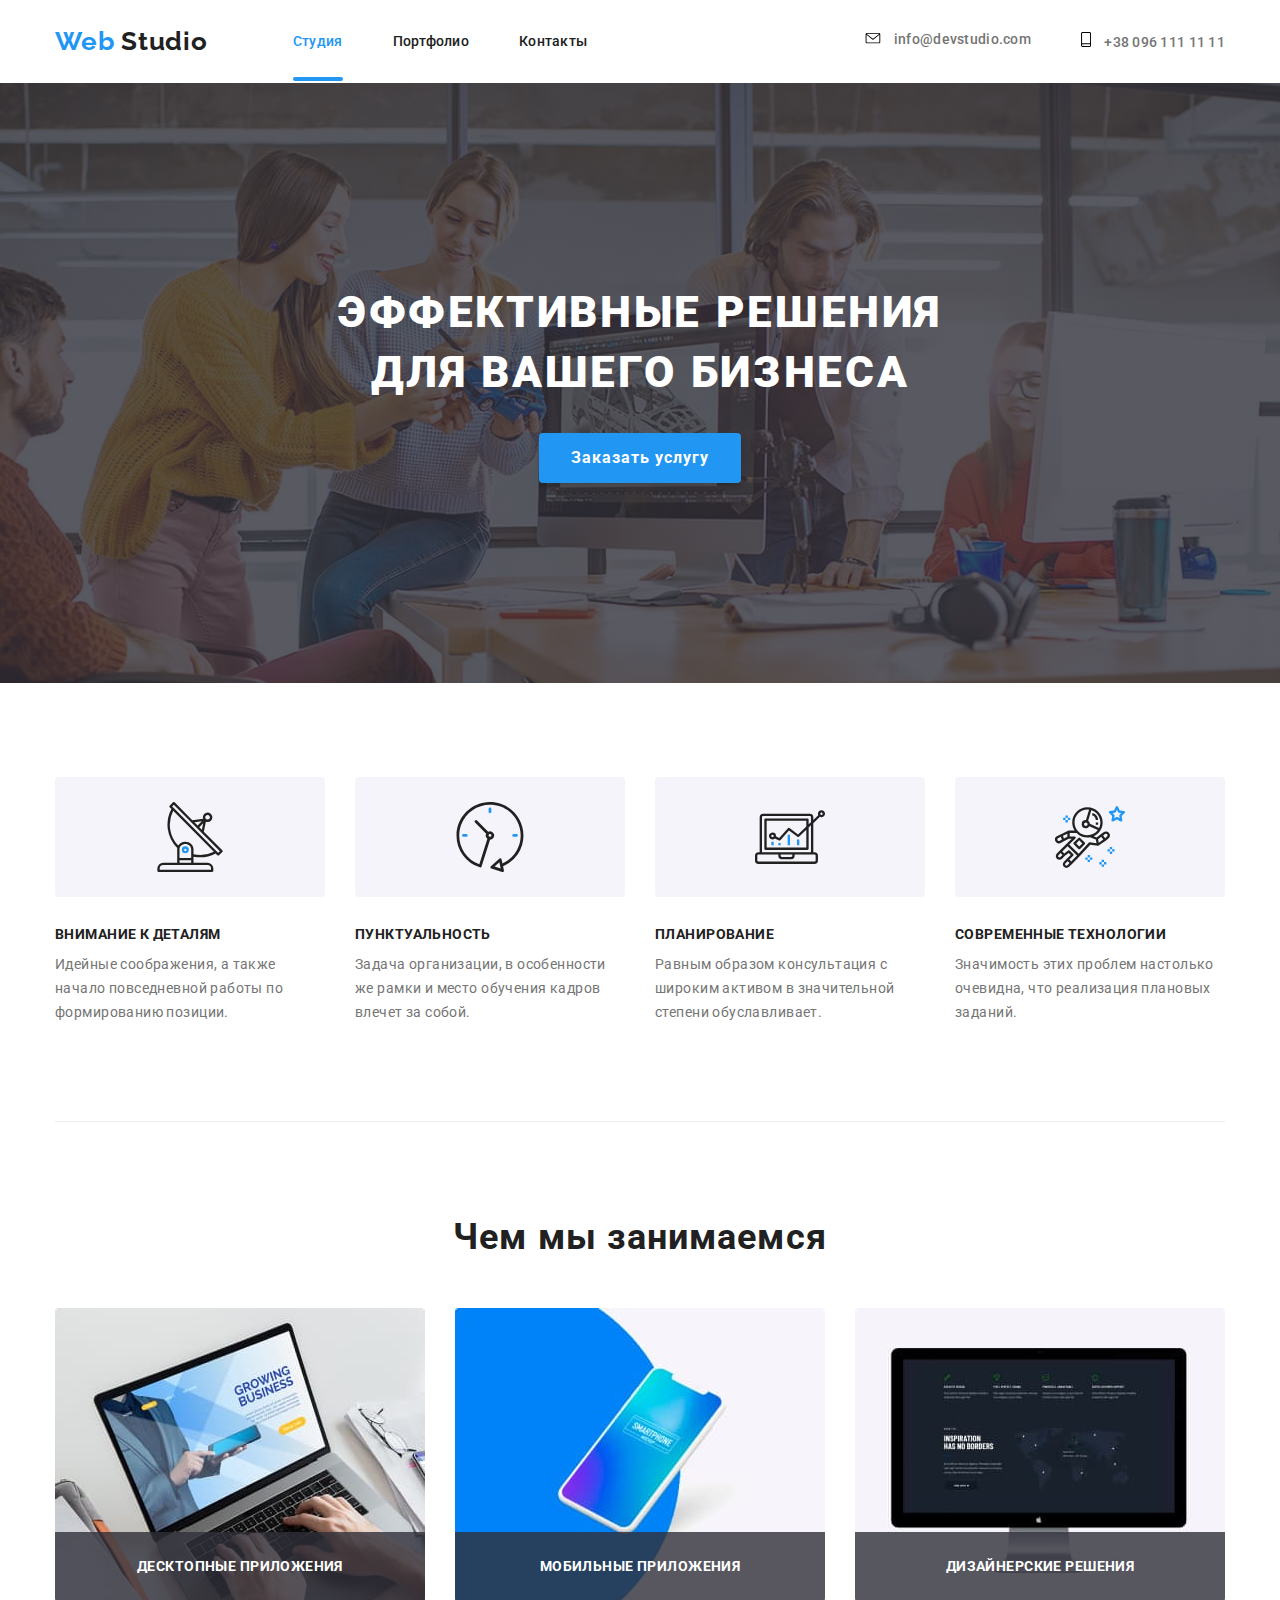
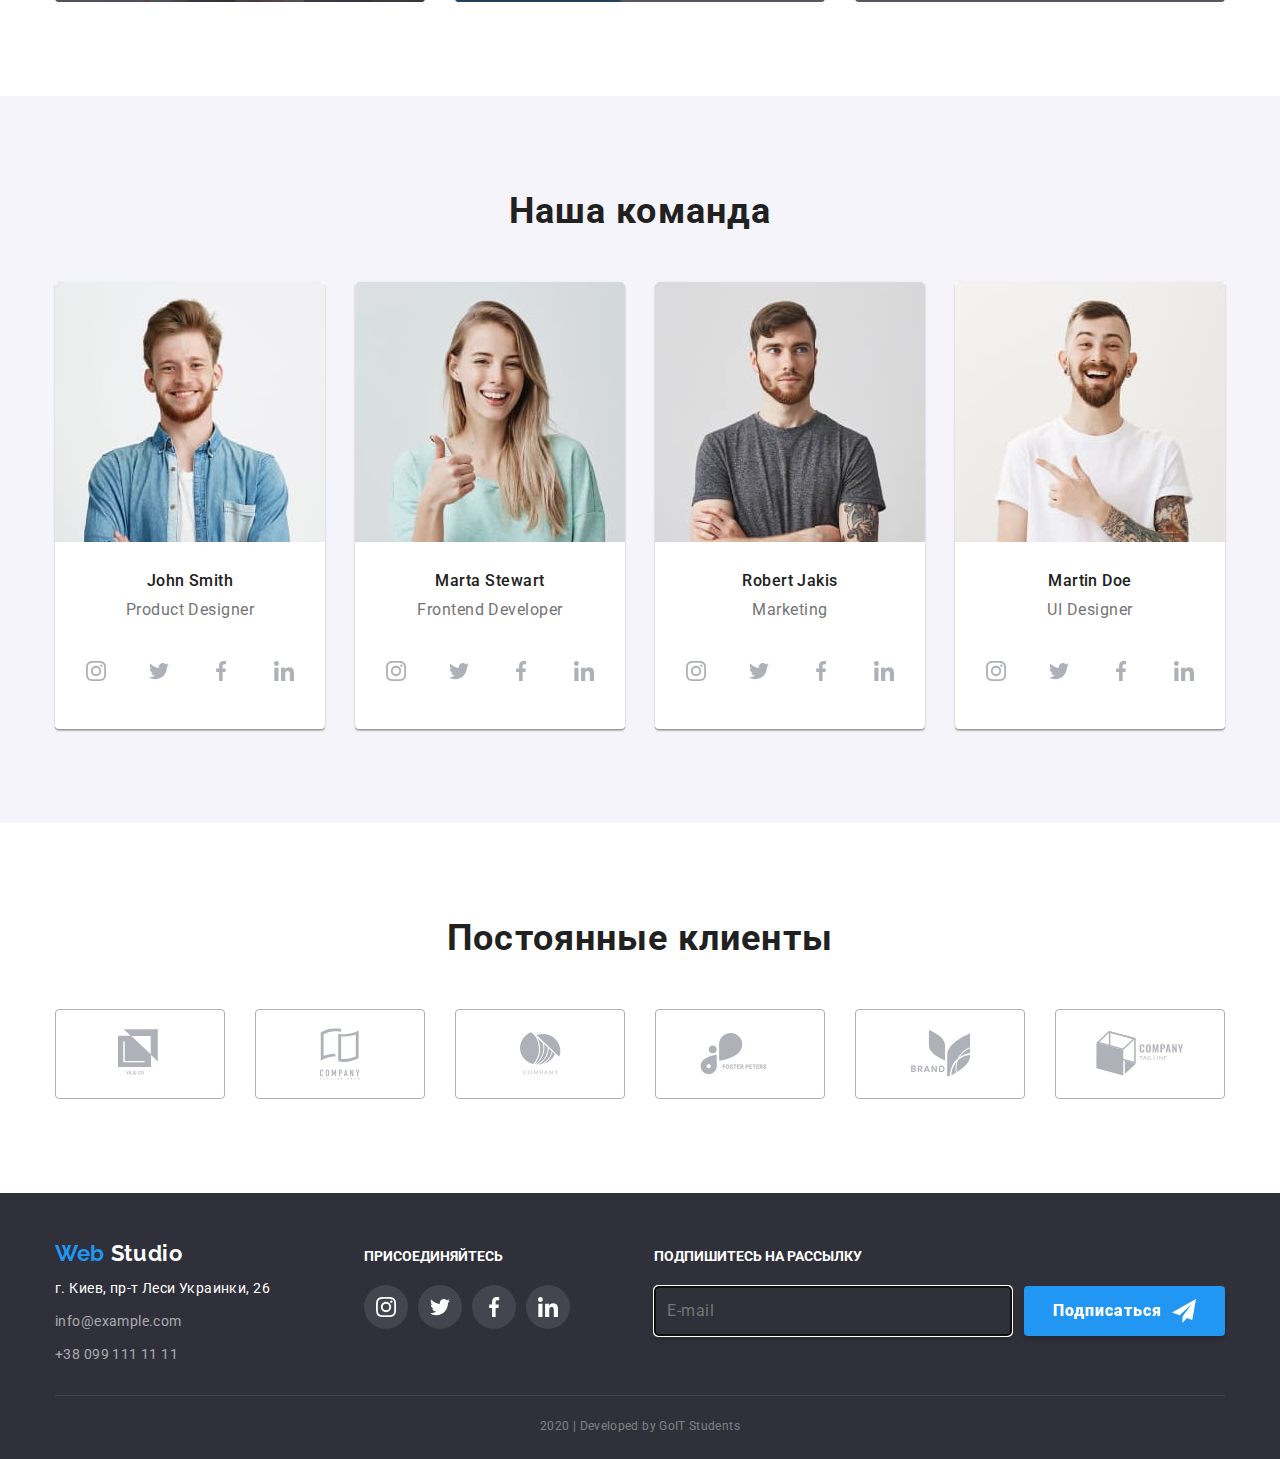
<file: index.html>
<!DOCTYPE html>
<html lang="ru">

<head>
  <meta charset="UTF-8">
  <meta name="viewport" content="width=device-width, initial-scale=1.0">
  <title>Макет</title>
  <link href="https://fonts.googleapis.com/css2?family=Raleway:wght@700&family=Roboto:wght@400;500;700&display=swap"
    rel="stylesheet" />
  <link rel="stylesheet" href="https://cdnjs.cloudflare.com/ajax/libs/modern-normalize/0.6.0/modern-normalize.min.css">
  <link rel="stylesheet" href="./css/main.min.css" />
</head>

<body>
  <!-- Шапка сайта -->
  <header class="header-studio">
    <div class="container header-main">
      <nav class="flex-nav">
        <a href="./index.html" class="logo">
          <span>Web</span> Studio</a>

        <ul class="site-nav list flex-nav">
          <li class="item"><a href="./index.html" class="link current">Студия</a></li>
          <li class="item"><a href="./portfolio.html" class="link">Портфолио</a></li>
          <li class="item"><a href="" class="link">Контакты</a></li>
        </ul>
      </nav>

      <address class="contacts-nav mail-nav">
        <a href="mailto:info@devstudio.com" class="link">
          <svg class="nav-icon" width="16" height="11">
            <use href="./images/sprite.svg#icon-mail"></use>
          </svg>
          info@devstudio.com</a>

        <a href="tel:+380961111111" class="link">
          <svg class="nav-icon" width="10" height="15">
            <use href="./images/sprite.svg#icon-tel"></use>
          </svg>
          +38 096 111 11 11</a>
      </address>
    </div>
  </header>

  <main>
    <!-- Герой -->
    <section class="hero overlay">
      <h1 class="hero-title">эффективные решения для вашего бизнеса</h1>
      <a href="" class="hero-button" data-modal-open>Заказать услугу</a>
    </section>

    <!-- Преимущества -->
    <section class="section underline">
      <div class="container">
        <h2 class="section-title visually-hidden">Преимущества</h2>
        <ul class="list display-flex">
          <li class="item icon-antenna">
            <h3 class="section-titles">Внимание к деталям</h3>
            <p class="section-text">
              Идейные соображения, а также начало повседневной работы по формированию позиции.
            </p>
          </li>
          <li class="item icon-clock">
            <h3 class="section-titles">Пунктуальность</h3>
            <p class="section-text">
              Задача организации, в особенности же рамки и место обучения кадров влечет за собой.
            </p>
          </li>
          <li class="item icon-diagram">
            <h3 class="section-titles">Планирование</h3>
            <p class="section-text">
              Равным образом консультация с широким активом в значительной степени обуславливает.
            </p>
          </li>
          <li class="item icon-astronaut">
            <h3 class="section-titles">Современные технологии</h3>
            <p class="section-text">
              Значимость этих проблем настолько очевидна, что реализация плановых заданий.
            </p>
          </li>
        </ul>
      </div>
    </section>

    <!-- Занятия -->
    <section class="section">
      <div class="container">
        <h2 class="task-title">Чем мы занимаемся</h2>

        <ul class="list flex-task">
          <li class="item">
            <img src="./images/notebook-desk.jpg" alt="Фото экрана ноутбука" width="370" />
            <h3 class="img-titles">Десктопные приложения</h3>
          </li>
          <li class="item">
            <img src="./images/smartphone.jpg" alt="Фото смартфона" width="370" />
            <h3 class="img-titles">Мобильные приложения</h3>
          </li>
          <li class="item">
            <img src="./images/pc-desk.jpg" alt="Фото экрана ПК" width="370" />
            <h3 class="img-titles">Дизайнерские решения</h3>
          </li>
        </ul>
      </div>
    </section>

    <!-- Команда -->
    <section class="section section-team">
      <div class="container">
        <h2 class="team-title">Наша команда</h2>

        <ul class="list team-flex">
          <li class="item">
            <img src="./images/John.jpg" class="photo" alt="Фото Джона Смита" width="270" />
            <h3 class="team-titles">John Smith</h3>
            <p class="team-text">Product Designer</p>
            <ul class="list social-flex">
              <li>
                <a class="icon-social" href="">
                  <svg width="20" height="20">
                    <use href="./images/sprite.svg#icon-instagram"></use>
                  </svg>
                </a>
              </li>
              <li>
                <a class="icon-social" href="">
                  <svg width="20" height="20">
                    <use href="./images/sprite.svg#icon-twitter"></use>
                  </svg>
                </a>
              </li>
              <li>
                <a class="icon-social" href="">
                  <svg width="20" height="20">
                    <use href="./images/sprite.svg#icon-facebook"></use>
                  </svg>
                </a>
              </li>
              <li>
                <a class="icon-social" href="">
                  <svg width="20" height="20">
                    <use href="./images/sprite.svg#icon-linkedin"></use>
                  </svg>
                </a>
              </li>
            </ul>
          </li>

          <li class="item">
            <img src="./images/Marta.jpg" class="photo" alt="Фото Марты Стюарт" width="270" />
            <h3 class="team-titles">Marta Stewart</h3>
            <p class="team-text">Frontend Developer</p>
            <ul class="list social-flex">
              <li>
                <a class="icon-social" href="">
                  <svg width="20" height="20">
                    <use href="./images/sprite.svg#icon-instagram"></use>
                  </svg>
                </a>
              </li>
              <li>
                <a class="icon-social" href="">
                  <svg width="20" height="20">
                    <use href="./images/sprite.svg#icon-twitter"></use>
                  </svg>
                </a>
              </li>
              <li>
                <a class="icon-social" href="">
                  <svg width="20" height="20">
                    <use href="./images/sprite.svg#icon-facebook"></use>
                  </svg>
                </a>
              </li>
              <li>
                <a class="icon-social" href="">
                  <svg width="20" height="20">
                    <use href="./images/sprite.svg#icon-linkedin"></use>
                  </svg>
                </a>
              </li>
            </ul>
          </li>

          <li class="item">
            <img src="./images/Robert.jpg" class="photo" alt="Фото Роберта Якиса" width="270" />
            <h3 class="team-titles">Robert Jakis</h3>
            <p class="team-text">Marketing</p>
            <ul class="list social-flex">
              <li>
                <a class="icon-social" href="">
                  <svg width="20" height="20">
                    <use href="./images/sprite.svg#icon-instagram"></use>
                  </svg>
                </a>
              </li>
              <li>
                <a class="icon-social" href="">
                  <svg width="20" height="20">
                    <use href="./images/sprite.svg#icon-twitter"></use>
                  </svg>
                </a>
              </li>
              <li>
                <a class="icon-social" href="">
                  <svg width="20" height="20">
                    <use href="./images/sprite.svg#icon-facebook"></use>
                  </svg>
                </a>
              </li>
              <li>
                <a class="icon-social" href="">
                  <svg width="20" height="20">
                    <use href="./images/sprite.svg#icon-linkedin"></use>
                  </svg>
                </a>
              </li>
            </ul>
          </li>

          <li class="item">
            <img src="./images/Martin.jpg" class="photo" alt="Фото Мартина Дое" width="270" />
            <h3 class="team-titles">Martin Doe</h3>
            <p class="team-text">UI Designer</p>
            <ul class="list social-flex">
              <li>
                <a class="icon-social" href="">
                  <svg width="20" height="20">
                    <use href="./images/sprite.svg#icon-instagram"></use>
                  </svg>
                </a>
              </li>
              <li>
                <a class="icon-social" href="">
                  <svg width="20" height="20">
                    <use href="./images/sprite.svg#icon-twitter"></use>
                  </svg>
                </a>
              </li>
              <li>
                <a class="icon-social" href="">
                  <svg width="20" height="20">
                    <use href="./images/sprite.svg#icon-facebook"></use>
                  </svg>
                </a>
              </li>
              <li>
                <a class="icon-social" href="">
                  <svg width="20" height="20">
                    <use href="./images/sprite.svg#icon-linkedin"></use>
                  </svg>
                </a>
              </li>
            </ul>
          </li>
        </ul>
      </div>
    </section>

    <!-- Клиенты -->
    <section class="section">
      <div class="container">
        <h2 class="clients-title">Постоянные клиенты</h2>
        <ul class="list company-flex">
          <li class="item">
            <a href="">
              <div class="brand-icon">
                <svg width="44" height="49">
                  <use href="./images/sprite.svg#icon-logo1"></use>
                </svg>
              </div>
            </a>
          </li>
          <li class="item">
            <a href="">
              <div class="brand-icon">
                <svg width="40" height="52">
                  <use href="./images/sprite.svg#icon-logo2"></use>
                </svg>
              </div>
            </a>
          </li>
          <li class="item">
            <a href="">
              <div class="brand-icon">
                <svg width="41" height="43">
                  <use href="./images/sprite.svg#icon-logo3"></use>
                </svg>
              </div>
            </a>
          </li>
          <li class="item">
            <a href="">
              <div class="brand-icon">
                <svg width="80" height="42">
                  <use href="./images/sprite.svg#icon-logo4"></use>
                </svg>
              </div>
            </a>
          </li>
          <li class="item">
            <a href="">
              <div class="brand-icon">
                <svg width="59" height="47">
                  <use href="./images/sprite.svg#icon-logo5"></use>
                </svg>
              </div>
            </a>
          </li>
          <li class="item">
            <a href="">
              <div class="brand-icon">
                <svg width="88" height="45">
                  <use href="./images/sprite.svg#icon-logo6"></use>
                </svg>
              </div>
            </a>
          </li>
        </ul>
      </div>
    </section>
  </main>

    <!-- Футер -->
    <footer class="page-footer">
      <div class="container footer">
          <div class="footer-flex">
              <div class="flex-footer-address">
                  <a href="./index.html" class="logo-footer"><span>Web</span> Studio</a>
                  <address class="address">
                      <p class="item">г. Киев, пр-т Леси Украинки, 26</p>
                      <p class="item"><a href="mailto:info@example.com" class="footer-link">info@example.com</a></p>
                      <a href="tel:+380991111111" class="footer-link item">+38 099 111 11 11</a>
                  </address>
              </div>    
              

              <div class="join-in">
                  <b class="item">присоединяйтесь</b>  

                  <ul class="list social-networks">
                      <li class="item">
                          <a class="icon-social" href="">
                              <svg width="20" height="20">
                                  <use href="./images/sprite.svg#icon-instagram"></use>
                              </svg>
                          </a>
                      </li>
                      <li class="item">
                          <a class="icon-social" href="">
                              <svg width="20" height="20">
                                  <use href="./images/sprite.svg#icon-twitter"></use>
                              </svg>
                          </a>
                      </li>
                      <li >
                      <li class="item">    
                          <a class="icon-social" href="">
                              <svg width="20" height="20">
                                  <use href="./images/sprite.svg#icon-facebook"></use>
                              </svg>
                          </a>
                      </li>
                      <li class="item">
                          <a class="icon-social" href="">
                              <svg width="20" height="20">
                                  <use href="./images/sprite.svg#icon-linkedin"></use>
                              </svg>
                          </a>
                      </li>
                  </ul>
              </div>

              <div class="subscribe"> 
                  <form class="form" autocomplete="on">
                      <div class="form-field">
                      <label for="mail">Подпишитесь на рассылку</label>
                      <div class="flex-email">
                        <input
                          type="email"
                          class="form-input"
                          name="mail"
                          id="mail"
                          placeholder="E-mail"
                          autofocus/>
  
                      <button type="submit" class="sub-button">
                          Подписаться
                          <svg class="icon-send" width="24" height="24">
                            <use href="./images/sprite.svg#icon-send"></use>
                          </svg>
                      </button>
                      </div>
                      </div>
                  </form>
              </div>

              </div>
              <p class="author">2020 | Developed by GoIT Students</p>
              </div>
  </footer>

  <!-- Модальное окно "Заказать услугу" -->

  <div class="backdrop backdrop--is-hidden" data-modal>
    <form class="modal" autocomplete="off">
      <p class="modal__title">Оставьте свои данные, мы вам перезвоним</p>
      <button class="modal__close-btn" data-modal-close>
        <svg class="modal__close-icon" width="11" height="11">
          <use href="./images/sprite(1).svg#modal-close"></use>
        </svg>
      </button>

      <div class="modal-item modal-item--name">
        <span class="modal__box-icon madal__box-icon--name">
          <svg class="modal-item-icon modal-item-icon--name" width="18" height="18">
            <use href="./images/sprite(1).svg#icon-name"></use>
          </svg>
        </span>
        <input class="modal__input" type="text" name="form" id="name" placeholder=" " />
        <label class="modal__label modal__label--name" for="name">Имя</label>
      </div>

      <div class="modal-item modal-item--phone">
        <span class="modal__box-icon madal__box-icon--phone">
          <svg class="modal-item-icon modal-item-icon--phone" width="18" height="18">
            <use href="./images/sprite(1).svg#icon-phone"></use>
          </svg>
        </span>
        <input class="modal__input" type="tel" name="form" id="tel" placeholder=" " />
        <label class="modal__label modal__label--phone" for="tel">Телефон</label>
      </div>

      <div class="modal-item modal-item--email">
        <span class="modal__box-icon madal__box-icon--mail">
          <svg class="modal-item-icon modal-item-icon--email" width="18" height="18">
            <use href="./images/sprite(1).svg#icon-email"></use>
          </svg>
        </span>
        <input class="modal__input" type="email" name="form" id="email" placeholder=" " />
        <label class="modal__label modal__label--email" for="email">Почта</label>
      </div>

      <div class="modal-item modal-item--comment">
        <textarea class="modal__input modal__input--comment" name="form" id="comment" placeholder=" "></textarea>
        <label class="modal__label modal__label--comment" for="comment">Комментарии</label>
      </div>

      <div class="modal__item-check">
        <label class="modal__label-check">
          <input class="checkbox-hidden" type="checkbox" name="form" value="check" />
          <span class="modal__check-icon"></span>
          <span class="modal__check-text">Соглашаюсь с рассылкой и принимаю
            <a class="modal__check-link" href="">
              Условия договора
            </a>
          </span>
        </label>
      </div>

      <button class="modal__send-btn" type="submit">Отправить</button>
    </form>
  </div>

  <script src="./js/modal.js"></script>
</body>

</html>
</file>
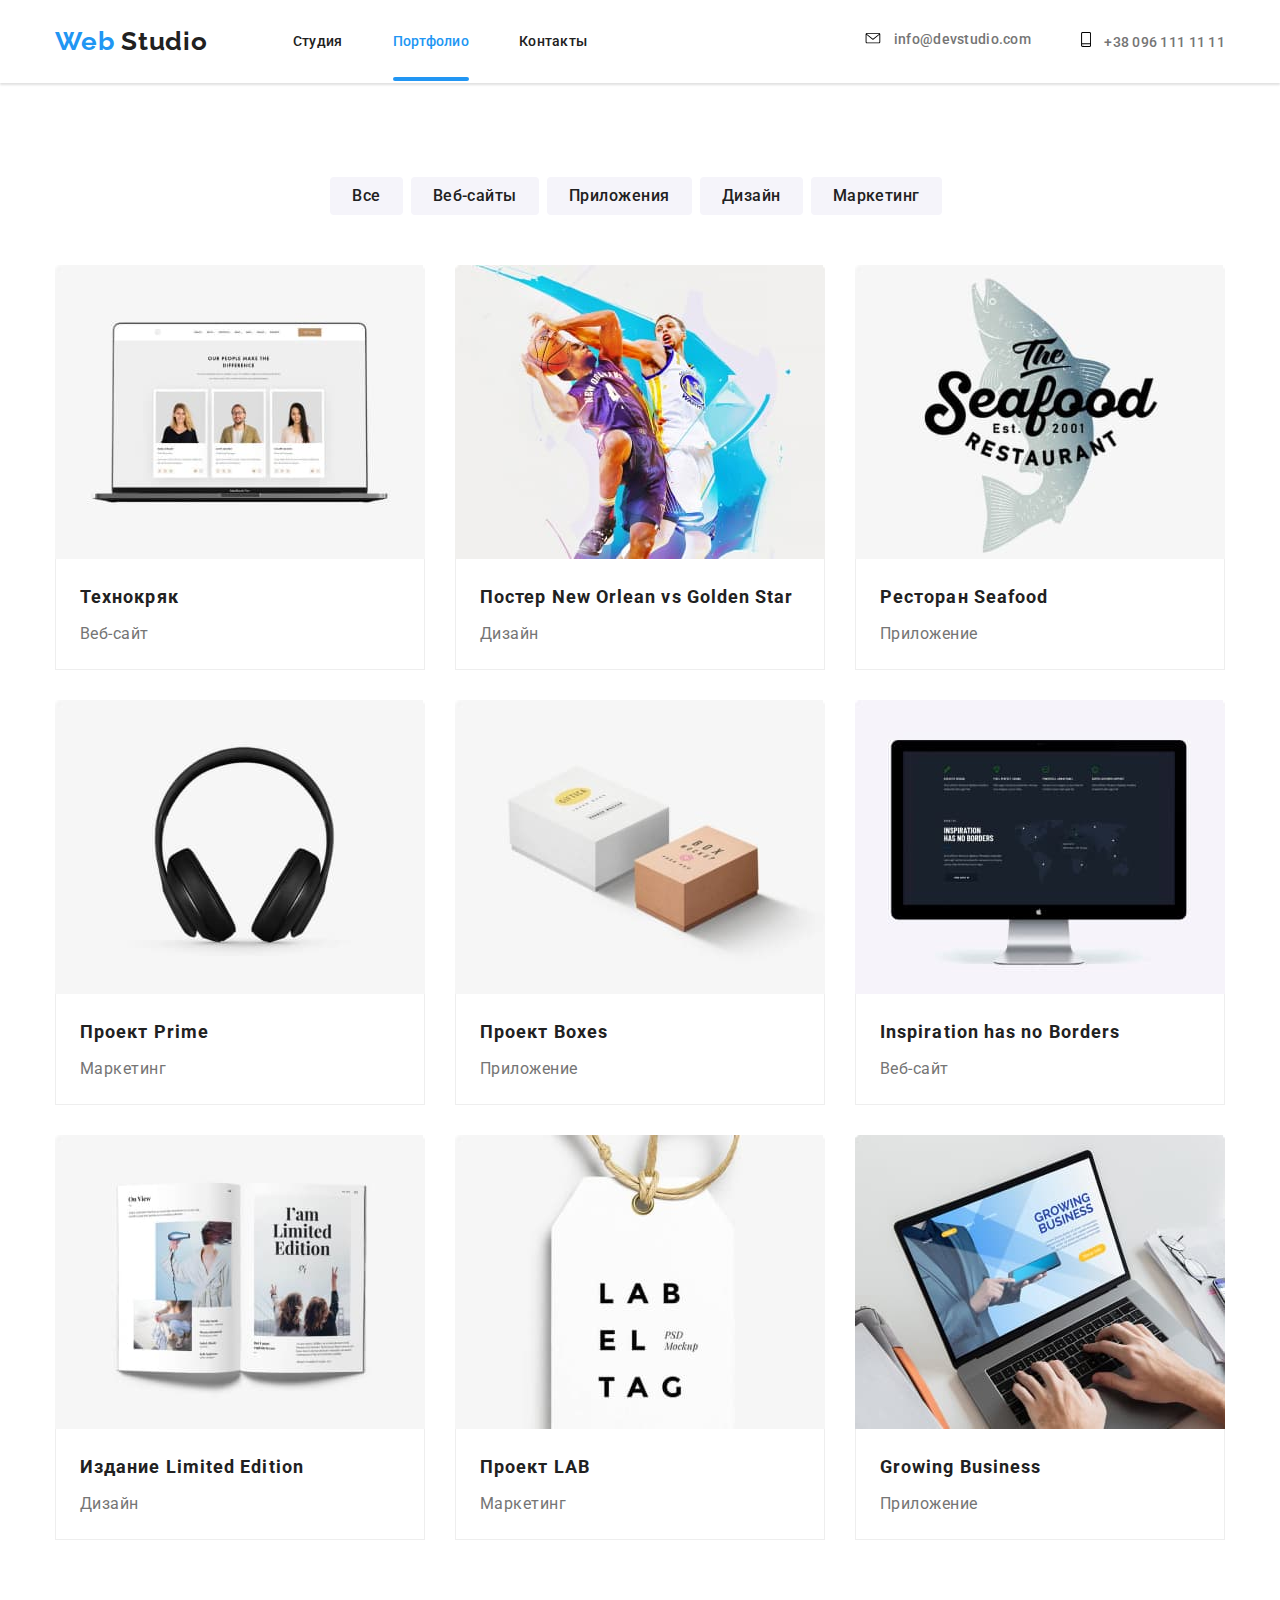
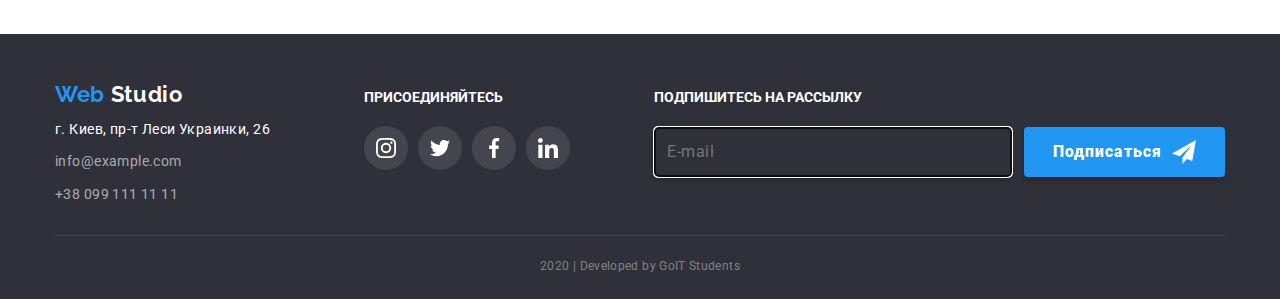
<file: portfolio.html>
<!DOCTYPE html>
<html lang="en">
<head>
    <meta charset="UTF-8">
    <meta name="viewport" content="width=device-width, initial-scale=1.0">
    <title>Портфолио</title>
    <link href="https://fonts.googleapis.com/css2?family=Raleway:wght@700&family=Roboto:wght@400;500;700&display=swap" rel="stylesheet" />
    <link rel="stylesheet" href="https://cdnjs.cloudflare.com/ajax/libs/modern-normalize/0.6.0/modern-normalize.min.css">
    <link rel="stylesheet" href="./css/main.min.css" />
<body>
    <!-- Шапка сайта -->   
    <header class="header-studio">
      <div class="container header-main">
          <nav class="flex-nav">
              <a href="./index.html" class="logo">
              <span>Web</span> Studio</a> 

              <ul class="site-nav list flex-nav">
                  <li class="item"><a href="./index.html" class="link">Студия</a></li>
                  <li class="item"><a href="./portfolio.html" class="link current">Портфолио</a></li>
                  <li class="item"><a href="" class="link">Контакты</a></li>
              </ul>
          </nav>

          <address class="contacts-nav mail-nav">
              <a href="mailto:info@devstudio.com" class="link">
                  <svg class="nav-icon" width="16" height="11">
                      <use href="./images/sprite.svg#icon-mail"></use>
                  </svg>
                  info@devstudio.com</a>

              <a href="tel:+380961111111" class="link">
                  <svg class="nav-icon" width="10" height="15">
                    <use href="./images/sprite.svg#icon-tel"></use>
                  </svg>
                  +38 096 111 11 11</a>
          </address>
      </div>  
  </header> 

    <main>
        <!-- Кнопки-фильтры -->
        <section class="section">
            <h1 class="visually-hidden">Содержимое страницы</h1>
            <div class="container">
                <div class="btn-container">
                    <button type="button" class="button">Все</button>
                    <button type="button" class="button">Веб-сайты</button>
                    <button type="button" class="button">Приложения</button>
                    <button type="button" class="button">Дизайн</button>
                    <button type="button" class="button">Маркетинг</button>
                </div>

        <!-- Примеры работ -->
        <ul class="work-examples list">
            <li class="item">
              <a href="" class="card">
                <div class="card-thumb">
                  <img src="./images/pc-main.jpg" alt="Экран ноутбука" width="370" />
                  <p class="card-desc">
                      Технокряк это современная площадка распространения
                      коронавируса. Компании используют эту платформу для
                      цифрового шпионажа и атак на защищённые сервера
                      конкурентов.
                  </p>
                </div>
                <div class="card-content">
                  <h2 class="title">Технокряк</h2>
                  <p class="subtitle">Веб-сайт</p>
                </div>
              </a>
            </li>

            <li class="item">
              <a href="" class="card">
                <div class="card-thumb">
                  <img src="./images/basketball.jpg" alt="Постер" width="370" />
                  <p class="card-desc">
                      Технокряк это современная площадка распространения
                      коронавируса. Компании используют эту платформу для
                      цифрового шпионажа и атак на защищённые сервера
                      конкурентов.
                  </p>
                </div>
                <div class="card-content">
                  <h2 class="title">Постер New Orlean vs Golden Star</h2>
                  <p class="subtitle">Дизайн</p>
                </div>
              </a>
            </li>

            <li class="item">
              <a href="" class="card">
                <div class="card-thumb">
                  <img src="./images/restaurant.jpg" alt="Лого ресторана" width="370" />
                  <p class="card-desc">
                      Технокряк это современная площадка распространения
                      коронавируса. Компании используют эту платформу для
                      цифрового шпионажа и атак на защищённые сервера
                      конкурентов.
                  </p>
                </div>
                <div class="card-content">
                  <h2 class="title">Ресторан Seafood</h2>
                  <p class="subtitle">Приложение</p>
                </div>
              </a>
            </li>

            <li class="item">
              <a href="" class="card">
                <div class="card-thumb">
                  <img src="./images/headphones.jpg" alt="Наушники" width="370" />
                  <p class="card-desc">
                      Технокряк это современная площадка распространения
                      коронавируса. Компании используют эту платформу для
                      цифрового шпионажа и атак на защищённые сервера
                      конкурентов.
                  </p>
                </div>
                <div class="card-content">
                  <h2 class="title">Проект Prime</h2>
                  <p class="subtitle">Маркетинг</p>
                </div>
              </a>
            </li>

            <li class="item">
              <a href="" class="card">
                <div class="card-thumb">
                  <img src="./images/boxes.jpg" alt="Две коробки" width="370" />
                  <p class="card-desc">
                      Технокряк это современная площадка распространения
                      коронавируса. Компании используют эту платформу для
                      цифрового шпионажа и атак на защищённые сервера
                      конкурентов.
                  </p>
                </div>
                <div class="card-content">
                  <h2 class="title">Проект Boxes</h2>
                  <p class="subtitle">Приложение</p>
                </div>
              </a>
            </li>

            <li class="item">
              <a href="" class="card">
                <div class="card-thumb">
                  <img src="./images/pc-monitor.jpg" alt="Монитор" width="370" />
                  <p class="card-desc">
                      Технокряк это современная площадка распространения
                      коронавируса. Компании используют эту платформу для
                      цифрового шпионажа и атак на защищённые сервера
                      конкурентов.
                  </p>
                </div>
                <div class="card-content">
                  <h2 class="title">Inspiration has no Borders</h2>
                  <p class="subtitle">Веб-сайт</p>
                </div>
              </a>
            </li>

            <li class="item">
              <a href="" class="card">
                <div class="card-thumb">
                  <img src="./images/magazine.jpg" alt="Журнал" width="370" />
                  <p class="card-desc">
                      Технокряк это современная площадка распространения
                      коронавируса. Компании используют эту платформу для
                      цифрового шпионажа и атак на защищённые сервера
                      конкурентов.
                  </p>
                </div>
                <div class="card-content">
                  <h2 class="title">Издание Limited Edition</h2>
                  <p class="subtitle">Дизайн</p>
                </div>
              </a>
            </li>
            
            <li class="item">
              <a href="" class="card">
                <div class="card-thumb">
                  <img src="./images/label.jpg" alt="Лейбл" width="370" />
                  <p class="card-desc">
                      Технокряк это современная площадка распространения
                      коронавируса. Компании используют эту платформу для
                      цифрового шпионажа и атак на защищённые сервера
                      конкурентов.
                  </p>
                </div>
                <div class="card-content">
                  <h2 class="title">Проект LAB</h2>
                  <p class="subtitle">Маркетинг</p>
                </div>
              </a>
            </li>

            <li class="item">
              <a href="" class="card">
                <div class="card-thumb">
                  <img src="./images/notebook-main.jpg" alt="Ноутбук" width="370" />
                  <p class="card-desc">
                      Технокряк это современная площадка распространения
                      коронавируса. Компании используют эту платформу для
                      цифрового шпионажа и атак на защищённые сервера
                      конкурентов.
                  </p>
                </div>
                <div class="card-content">
                  <h2 class="title">Growing Business</h2>
                  <p class="subtitle">Приложение</p>
                </div>
              </a>
            </li>
          </ul>
        </div>
      </div>
    </section>
    </main>

    <!-- Футер -->
    <footer class="page-footer">
      <div class="container footer">
          <div class="footer-flex">
              <div class="flex-footer-address">
                  <a href="./index.html" class="logo-footer"><span>Web</span> Studio</a>
                  <address class="address">
                      <p class="item">г. Киев, пр-т Леси Украинки, 26</p>
                      <p class="item"><a href="mailto:info@example.com" class="footer-link">info@example.com</a></p>
                      <a href="tel:+380991111111" class="footer-link item">+38 099 111 11 11</a>
                  </address>
              </div>    
              

              <div class="join-in">
                  <b class="item">присоединяйтесь</b>  

                  <ul class="list social-networks">
                      <li class="item">
                          <a class="icon-social" href="">
                              <svg width="20" height="20">
                                  <use href="./images/sprite.svg#icon-instagram"></use>
                              </svg>
                          </a>
                      </li>
                      <li class="item">
                          <a class="icon-social" href="">
                              <svg width="20" height="20">
                                  <use href="./images/sprite.svg#icon-twitter"></use>
                              </svg>
                          </a>
                      </li>
                      <li >
                      <li class="item">    
                          <a class="icon-social" href="">
                              <svg width="20" height="20">
                                  <use href="./images/sprite.svg#icon-facebook"></use>
                              </svg>
                          </a>
                      </li>
                      <li class="item">
                          <a class="icon-social" href="">
                              <svg width="20" height="20">
                                  <use href="./images/sprite.svg#icon-linkedin"></use>
                              </svg>
                          </a>
                      </li>
                  </ul>
              </div>

              <div class="subscribe"> 
                  <form class="form" autocomplete="on">
                      <div class="form-field">
                      <label for="mail">Подпишитесь на рассылку</label>
                      <div class="flex-email">
                        <input
                          type="email"
                          class="form-input"
                          name="mail"
                          id="mail"
                          placeholder="E-mail"
                          autofocus/>
  
                      <button type="submit" class="sub-button">
                          Подписаться
                          <svg class="icon-send" width="24" height="24">
                            <use href="./images/sprite.svg#icon-send"></use>
                          </svg>
                      </button>
                      </div>
                      </div>
                  </form>
              </div>

              </div>
              <p class="author">2020 | Developed by GoIT Students</p>
              </div>
  </footer>
    
</body>
</html>
</file>
<file: css/main.min.css>
html{-webkit-box-sizing:border-box;box-sizing:border-box}*,*::before,*::after{-webkit-box-sizing:inherit;box-sizing:inherit}img{display:block;max-width:100%;height:auto}:root{--primary-text-color: #757575;--title-text-color: #212121;--accent-color: #2196f3;--primary-white-color: #ffffff}body{background-color:var(--primary-white-color);color:var(--primary-text-color);font-family:Roboto, sans-serif;font-style:normal;margin:0}h2{font-size:36px;line-height:42px;font-weight:700}h1,h2,h3,p{margin-top:0;margin-bottom:0}.list{padding:0;margin:0;list-style:none}.container{width:1200px;padding-left:15px;padding-right:15px;margin:0 auto}.section{padding-top:94px;padding-bottom:94px}.section.underline{position:relative}.section.underline::after{content:'';position:absolute;bottom:0;left:0;width:1170px;height:1px;background-color:#ececec;right:0;margin:0 auto}.visually-hidden{position:absolute;width:1px;height:1px;margin:-1px;border:0;padding:0;clip:rect(0 0 0 0);overflow:hidden}.display-flex{display:-webkit-box;display:-ms-flexbox;display:flex}.display-flex .item{width:270px;height:251px}.display-flex .item:not(:last-child){margin-right:30px}.display-flex .item:before{display:block;content:'';width:270px;height:120px;margin-bottom:30px;background-repeat:no-repeat;background-position:center;background-color:#f5f4fa;border-radius:4px}.icon-antenna::before{background-image:url("../images/antenna.svg")}.icon-clock::before{background-image:url("../images/clock.svg")}.icon-diagram::before{background-image:url("../images/diagram.svg")}.icon-astronaut::before{background-image:url("../images/astronaut.svg")}.section-text{margin:0;color:#757575;font-weight:400;font-size:14px;line-height:1.71;letter-spacing:0.03em}.section-titles{margin:0;margin-bottom:10px;font-weight:700;font-size:14px;line-height:1.14;letter-spacing:0.03em;text-transform:uppercase;color:#212121}.card{width:370px;color:inherit;text-decoration:none}.card:hover .card-desc,.card:hover .card-thumb::before,.card:focus .card-desc,.card:focus .card-thumb::before{-webkit-transform:translateY(0);transform:translateY(0);opacity:1}.card-thumb{position:relative;overflow:hidden}.card-thumb:before{display:inline-block;content:'';position:absolute;top:0;left:0;width:100%;height:100%;background-color:rgba(33,150,243,0.9);opacity:0;-webkit-transform:translateY(100%);transform:translateY(100%);-webkit-transition:opacity 250ms cubic-bezier(0.4, 0, 0.2, 1),-webkit-transform 250ms cubic-bezier(0.4, 0, 0.2, 1);transition:opacity 250ms cubic-bezier(0.4, 0, 0.2, 1),-webkit-transform 250ms cubic-bezier(0.4, 0, 0.2, 1);transition:transform 250ms cubic-bezier(0.4, 0, 0.2, 1),opacity 250ms cubic-bezier(0.4, 0, 0.2, 1);transition:transform 250ms cubic-bezier(0.4, 0, 0.2, 1),opacity 250ms cubic-bezier(0.4, 0, 0.2, 1),-webkit-transform 250ms cubic-bezier(0.4, 0, 0.2, 1)}.card-content{padding:20px 24px;background:#ffffff;border:1px solid #eeeeee;border-top:0}.card-content .title{margin-bottom:4px;color:#212121;font-weight:700;font-size:18px;line-height:2;letter-spacing:0.06em}.card-content .subtitle{font-weight:400;font-size:16px;line-height:1.87;letter-spacing:0.03em}.desc{color:#fff;font-weight:400;font-size:18px;line-height:1.56;letter-spacing:0.03em}.card-desc{position:absolute;top:0;left:0;width:100%;height:100%;opacity:0;padding:63px 24px;color:#fff;font-size:18px;line-height:1.56;letter-spacing:0.03em;-webkit-transform:translateY(100%);transform:translateY(100%);-webkit-transition:opacity 250ms cubic-bezier(0.4, 0, 0.2, 1),-webkit-transform 250ms cubic-bezier(0.4, 0, 0.2, 1);transition:opacity 250ms cubic-bezier(0.4, 0, 0.2, 1),-webkit-transform 250ms cubic-bezier(0.4, 0, 0.2, 1);transition:transform 250ms cubic-bezier(0.4, 0, 0.2, 1),opacity 250ms cubic-bezier(0.4, 0, 0.2, 1);transition:transform 250ms cubic-bezier(0.4, 0, 0.2, 1),opacity 250ms cubic-bezier(0.4, 0, 0.2, 1),-webkit-transform 250ms cubic-bezier(0.4, 0, 0.2, 1)}.flex-email{display:-webkit-box;display:-ms-flexbox;display:flex}.form-input{margin:0;width:358px;height:50px;font-weight:400;font-size:16px;line-height:20px;letter-spacing:0.03em;color:rgba(255,255,255,0.6);padding:18px 12px;border:1px solid rgba(255,255,255,0.3);background-color:#2f303a;-webkit-box-shadow:0px 4px 4px rgba(0,0,0,0.15);box-shadow:0px 4px 4px rgba(0,0,0,0.15);border-radius:4px}.form label{margin-bottom:21px;color:#ffffff;font-weight:700;font-size:14px;line-height:1.14;text-transform:uppercase}.sub-button{display:-webkit-box;display:-ms-flexbox;display:flex;-webkit-box-align:center;-ms-flex-align:center;align-items:center;margin-left:12px;padding:10px 29px;min-width:200px;height:50px;border-radius:4px;border:0;color:#fff;background-color:#2196f3;-webkit-box-shadow:0px 4px 4px rgba(0,0,0,0.15);box-shadow:0px 4px 4px rgba(0,0,0,0.15);text-decoration:none;text-align:center;font-family:inherit;font-weight:900;font-size:16px;line-height:1.87;letter-spacing:0.06em}.sub-button .icon-send{margin-left:10px}.form-field{display:-webkit-box;display:-ms-flexbox;display:flex;-webkit-box-orient:vertical;-webkit-box-direction:normal;-ms-flex-direction:column;flex-direction:column;position:relative;margin-bottom:28px}.clients-title{margin:0;margin-bottom:50px;font-weight:700;font-size:36px;line-height:42px;text-align:center;letter-spacing:0.03em;color:#212121}.company-flex{display:-webkit-box;display:-ms-flexbox;display:flex}.company-flex .item{width:175px}.company-flex .item:not(:last-child){margin-right:30px}.brand-icon{display:-webkit-box;display:-ms-flexbox;display:flex;-webkit-box-align:center;-ms-flex-align:center;align-items:center;-webkit-box-pack:center;-ms-flex-pack:center;justify-content:center;width:170px;height:90px;border:1px solid #afb1b8;border-radius:4px;fill:#afb1b8;-webkit-transition:background-color 250ms cubic-bezier(0.4, 0, 0.2, 1),fill 250ms cubic-bezier(0.4, 0, 0.2, 1);transition:background-color 250ms cubic-bezier(0.4, 0, 0.2, 1),fill 250ms cubic-bezier(0.4, 0, 0.2, 1)}.brand-icon:hover,.brand-icon:focus{border-color:#2196f3;fill:#2196f3}footer{color:#fff;background-color:#2f303a}.page-footer{padding-top:48px;padding-bottom:21px}.page-footer .icon-social{background-color:rgba(255,255,255,0.1);fill:#ffffff;-webkit-transition:background-color 250ms cubic-bezier(0.4, 0, 0.2, 1);transition:background-color 250ms cubic-bezier(0.4, 0, 0.2, 1)}.page-footer .icon-social:focus,.page-footer .icon-social:hover{background-color:#2196f3}.page-footer .item:not(:last-child){margin-right:10px}.footer-flex{display:-webkit-box;display:-ms-flexbox;display:flex;-webkit-box-align:baseline;-ms-flex-align:baseline;align-items:baseline;-webkit-box-pack:justify;-ms-flex-pack:justify;justify-content:space-between;padding-bottom:28px;border-bottom:1px solid rgba(255,255,255,0.1)}.logo-footer{display:block;padding-top:0;padding-bottom:0;margin-bottom:10px;color:#fff;font-family:Raleway;font-weight:700;font-size:22px;line-height:1.18;text-decoration:none;letter-spacing:0.03em}.logo-footer>span{color:#2196f3}.address{display:-webkit-box;display:-ms-flexbox;display:flex;-webkit-box-orient:vertical;-webkit-box-direction:normal;-ms-flex-direction:column;flex-direction:column;font-style:normal;font-weight:400;font-size:14px;line-height:1.71;letter-spacing:0.03em}.address .item{display:inline-block;margin-bottom:9px}.address .item:last-child{margin-bottom:0px}.footer-link{color:rgba(255,255,255,0.6);text-decoration:none}.social-networks{display:-webkit-box;display:-ms-flexbox;display:flex;-webkit-box-pack:space-evenly;-ms-flex-pack:space-evenly;justify-content:space-evenly}.join-in>.item{display:block;margin-bottom:20px;color:#ffffff;font-weight:700;font-size:14px;line-height:1.14;text-transform:uppercase}.author{margin-top:18px;color:rgba(255,255,255,0.4);font-weight:400;font-size:12px;line-height:2;text-align:center;letter-spacing:0.03em}.header-studio{-webkit-box-shadow:0px 2px 2px rgba(0,0,0,0.12);box-shadow:0px 2px 2px rgba(0,0,0,0.12)}.header-main{display:-webkit-box;display:-ms-flexbox;display:flex;-webkit-box-align:center;-ms-flex-align:center;align-items:center}.flex-nav{display:-webkit-box;display:-ms-flexbox;display:flex;-webkit-box-align:center;-ms-flex-align:center;align-items:center}.mail-nav{display:-webkit-box;display:-ms-flexbox;display:flex;margin-left:auto}.site-nav .item:not(:last-child),.mail-nav .link:not(:last-child){margin-right:50px}.logo{display:block;padding-top:24px;padding-bottom:25px;margin-right:85px;color:#212121;text-decoration:none;font-family:'Raleway', sans-serif;font-weight:700;font-size:26px;line-height:1.19;letter-spacing:0.03em}.logo>span{color:#2196f3}.site-nav .link{position:relative;display:block;padding-top:32px;padding-bottom:32px;color:#212121;text-decoration:none;-webkit-transition:color 250ms cubic-bezier(0.4, 0, 0.2, 1);transition:color 250ms cubic-bezier(0.4, 0, 0.2, 1)}.site-nav .link:hover,.site-nav .link:focus,.site-nav .link:active{color:#2196f3;cursor:pointer}.site-nav .link.current{color:#2196f3}.site-nav .link.current:after{content:'';position:absolute;width:100%;height:4px;left:0;bottom:0;background-color:#2196f3;border-radius:2px}.contacts-nav,.site-nav{color:#757575;font-weight:500;font-size:14px;line-height:1.14;letter-spacing:0.02em;font-style:normal}.contacts-nav .link{display:block;padding-top:32px;padding-bottom:32px;color:inherit;text-decoration:none;-webkit-transition:color 250ms cubic-bezier(0.4, 0, 0.2, 1),fill 250ms cubic-bezier(0.4, 0, 0.2, 1);transition:color 250ms cubic-bezier(0.4, 0, 0.2, 1),fill 250ms cubic-bezier(0.4, 0, 0.2, 1)}.contacts-nav .link:hover,.contacts-nav .link:focus{color:#2196f3;cursor:pointer;fill:currentColor}.nav-icon{margin-right:10px}.hero{text-align:center;padding-top:200px;padding-bottom:200px}.hero-title{color:#fff;font-weight:900;font-size:44px;line-height:1.36;text-align:center;letter-spacing:0.06em;text-transform:uppercase;width:696px;margin-left:auto;margin-right:auto;margin-bottom:30px}.overlay{max-width:1600px;height:600px;margin-left:auto;margin-right:auto;background-image:-webkit-gradient(linear, left top, right top, from(rgba(47,48,58,0.8)), to(rgba(47,48,58,0.8))),url("../images/header-img.jpg");background-image:linear-gradient(to right, rgba(47,48,58,0.8), rgba(47,48,58,0.8)),url("../images/header-img.jpg");background-repeat:no-repeat;background-position:center;background-size:cover}.hero-button{display:inline-block;border-radius:4px;padding:10px 32px;min-width:200px;color:#fff;background-color:#2196f3;-webkit-box-shadow:0px 4px 4px rgba(0,0,0,0.15);box-shadow:0px 4px 4px rgba(0,0,0,0.15);text-align:center;text-decoration:none;font-weight:700;font-size:16px;line-height:1.87;letter-spacing:0.06em}.backdrop{position:fixed;top:0;left:0;width:100%;height:100%;background-color:rgba(0,0,0,0.2);-webkit-transition:250ms cubic-bezier(0.4, 0, 0.2, 1);transition:250ms cubic-bezier(0.4, 0, 0.2, 1)}.backdrop.is-hidden{opacity:0;pointer-events:none}.modal{position:absolute;top:50%;left:50%;-webkit-transform:translate(-50%, -50%);transform:translate(-50%, -50%);min-width:528px;min-height:581px;background-color:rgba(47,48,58,0.8);-webkit-box-shadow:0px 2px 1px rgba(0,0,0,0.2),0px 1px 1px rgba(0,0,0,0.14),0px 1px 3px rgba(0,0,0,0.12);box-shadow:0px 2px 1px rgba(0,0,0,0.2),0px 1px 1px rgba(0,0,0,0.14),0px 1px 3px rgba(0,0,0,0.12);border-radius:4px}.modal-close{position:absolute;top:8px;right:8px;width:30px;height:30px;background-color:rgba(47,48,58,0.8);border-radius:50%;border:1px solid rgba(0,0,0,0.1);cursor:pointer}.backdrop{position:fixed;top:0;left:0;width:100%;height:100%;background-color:rgba(0,0,0,0.2);opacity:1;visibility:visible;-webkit-transition:opacity 250ms cubic-bezier(0.4, 0, 0.2, 1);transition:opacity 250ms cubic-bezier(0.4, 0, 0.2, 1)}.backdrop--is-hidden{opacity:0;pointer-events:none;visibility:hidden}.backdrop--is-hidden .modal{top:50%;left:50%;-webkit-transform:translate(-50%, -50%) scale(0.1);transform:translate(-50%, -50%) scale(0.1)}.modal{position:absolute;top:50%;left:50%;-webkit-transform:translate(-50%, -50%) scale(1);transform:translate(-50%, -50%) scale(1);width:528px;height:580px;padding:40px;background-color:#fff;-webkit-box-shadow:0px 2px 1px rgba(0,0,0,0.2),0px 1px 1px rgba(0,0,0,0.14),0px 1px 3px rgba(0,0,0,0.12);box-shadow:0px 2px 1px rgba(0,0,0,0.2),0px 1px 1px rgba(0,0,0,0.14),0px 1px 3px rgba(0,0,0,0.12);border-radius:4px;-webkit-transition:-webkit-transform 250ms cubic-bezier(0.4, 0, 0.2, 1);transition:-webkit-transform 250ms cubic-bezier(0.4, 0, 0.2, 1);transition:transform 250ms cubic-bezier(0.4, 0, 0.2, 1);transition:transform 250ms cubic-bezier(0.4, 0, 0.2, 1), -webkit-transform 250ms cubic-bezier(0.4, 0, 0.2, 1)}.modal__close-icon{border:none;padding:0;margin:0;border:none;--color3: rgba(0, 0, 0, 0.1);display:-webkit-box;display:-ms-flexbox;display:flex;-webkit-box-pack:center;-ms-flex-pack:center;justify-content:center;-webkit-box-align:center;-ms-flex-align:center;align-items:center}.modal__title{font-family:Roboto;font-weight:700;font-size:20px;line-height:1.15;text-align:center;letter-spacing:0.03em;color:#212121;margin:0 0 30px}.modal-item{position:relative}.modal-item:not(:last-child){margin-bottom:28px}.modal__send-btn{background:#2196f3;-webkit-box-shadow:0px 4px 4px rgba(0,0,0,0.15);box-shadow:0px 4px 4px rgba(0,0,0,0.15);border-radius:4px;padding:10px 55px;display:block;margin-left:auto;margin-right:auto;font-weight:700;color:#fff;outline:none;border:none;letter-spacing:0.06em;font-size:16px}.modal__send-btn:active{-webkit-box-shadow:none;box-shadow:none}.modal__input{width:100%;height:40px;padding:12px 18px 12px 42px;margin:0;border:1px solid rgba(33,33,33,0.2);border-radius:4px;outline:0px}.modal__input:focus{border-color:#2196f3}.modal__label{position:absolute;top:50%;left:42px;display:inline-block;-webkit-transform:translateY(-50%);transform:translateY(-50%);font-family:Roboto;font-weight:400;font-size:14px;line-height:1.14px;letter-spacing:0.01em;color:#757575;-webkit-transition:-webkit-transform 250ms cubic-bezier(0.4, 0, 0.2, 1);transition:-webkit-transform 250ms cubic-bezier(0.4, 0, 0.2, 1);transition:transform 250ms cubic-bezier(0.4, 0, 0.2, 1);transition:transform 250ms cubic-bezier(0.4, 0, 0.2, 1), -webkit-transform 250ms cubic-bezier(0.4, 0, 0.2, 1)}.modal-item:focus-within .modal__label,.modal__input:not(:placeholder-shown)+.modal__label{-webkit-transform:translateX(-26px) translateY(-32px);transform:translateX(-26px) translateY(-32px)}.modal-item:focus-within .modal-item-icon,.modal-item:focus-within .modal__label{fill:#2196f3;color:#2196f3}.modal-item--comment{position:relative;height:120px}.modal__input--comment{padding:12px 16px;resize:none;height:100%;margin-bottom:0}.modal__label--comment{top:20px;left:16px}.modal-item--comment:focus-within .modal__label,.modal__input--comment:not(:placeholder-shown)+.modal__label{-webkit-transform:translateY(-32px);transform:translateY(-32px)}.modal__item-check{margin-top:20px;margin-bottom:30px;font-family:Roboto;font-weight:400;font-size:14px;line-height:1.71;color:#757575}.modal__label-check{display:-webkit-box;display:-ms-flexbox;display:flex;-webkit-box-align:center;-ms-flex-align:center;align-items:center;-webkit-box-pack:center;-ms-flex-pack:center;justify-content:center}.checkbox-hidden{position:absolute;width:1px;height:1px;margin:-1px;border:0;padding:0;clip:rect(0 0 0 0);overflow:hidden}.checkbox-hidden:checked+.modal__check-icon{background-color:#2196f3;border-color:#2196f3;background-image:url(../images/check.svg);background-size:contain;background-origin:border-box}.modal__check-icon{display:inline-block;margin-right:5px;width:15px;height:16px;border:2px solid black;border-radius:20%;-webkit-transition:checked 250ms cubic-bezier(0.4, 0, 0.2, 1);transition:checked 250ms cubic-bezier(0.4, 0, 0.2, 1)}.modal__check-link{text-decoration:underline;color:#74bdf7}.modal__box-icon{position:absolute;display:inline-block;top:50%;left:16px;-webkit-transform:translateY(-50%);transform:translateY(-50%);-webkit-transition:-webkit-transform 250ms cubic-bezier(0.4, 0, 0.2, 1);transition:-webkit-transform 250ms cubic-bezier(0.4, 0, 0.2, 1);transition:transform 250ms cubic-bezier(0.4, 0, 0.2, 1);transition:transform 250ms cubic-bezier(0.4, 0, 0.2, 1), -webkit-transform 250ms cubic-bezier(0.4, 0, 0.2, 1);pointer-events:none}.modal-item-icon{fill:#212121}.modal__close-btn{position:absolute;top:8px;right:8px;width:30px;height:30px;padding:0;margin:0;background-color:transparent;display:-webkit-box;display:-ms-flexbox;display:flex;-webkit-box-pack:center;-ms-flex-pack:center;justify-content:center;-webkit-box-align:center;-ms-flex-align:center;align-items:center;border-radius:50%;border:1px solid rgba(0,0,0,0.1);cursor:pointer}.modal__close-btn svg{-webkit-transition:all 0.22s;transition:all 0.22s}.modal__close-btn:hover svg{fill:#2196f3}.modal__close-btn:active,.modal__close-btn:focus{outline:none}.btn-container{display:-webkit-box;display:-ms-flexbox;display:flex;margin-bottom:50px;-webkit-box-pack:center;-ms-flex-pack:center;justify-content:center}.button{margin-right:8px;padding:6px 22px;color:#212121;background-color:#f5f4fa;font-family:inherit;font-weight:500;font-size:16px;line-height:1.62;text-align:center;letter-spacing:0.03em;border:0;border-radius:4px;-webkit-transition:background-color 250ms cubic-bezier(0.4, 0, 0.2, 1),-webkit-box-shadow 250ms cubic-bezier(0.4, 0, 0.2, 1);transition:background-color 250ms cubic-bezier(0.4, 0, 0.2, 1),-webkit-box-shadow 250ms cubic-bezier(0.4, 0, 0.2, 1);transition:background-color 250ms cubic-bezier(0.4, 0, 0.2, 1),box-shadow 250ms cubic-bezier(0.4, 0, 0.2, 1);transition:background-color 250ms cubic-bezier(0.4, 0, 0.2, 1),box-shadow 250ms cubic-bezier(0.4, 0, 0.2, 1),-webkit-box-shadow 250ms cubic-bezier(0.4, 0, 0.2, 1)}.button:hover,.button:focus{color:#fff;background-color:#2196f3;-webkit-box-shadow:0px 2px 2px rgba(0,0,0,0.12),0px 1px 2px rgba(0,0,0,0.08),0px 3px 1px rgba(0,0,0,0.1);box-shadow:0px 2px 2px rgba(0,0,0,0.12),0px 1px 2px rgba(0,0,0,0.08),0px 3px 1px rgba(0,0,0,0.1);cursor:pointer}.work-examples{display:-webkit-box;display:-ms-flexbox;display:flex;-ms-flex-wrap:wrap;flex-wrap:wrap;margin:-15px}.work-examples .item{width:370px;margin:15px;background:#fff;-webkit-transition:-webkit-box-shadow 250ms cubic-bezier(0.4, 0, 0.2, 1);transition:-webkit-box-shadow 250ms cubic-bezier(0.4, 0, 0.2, 1);transition:box-shadow 250ms cubic-bezier(0.4, 0, 0.2, 1);transition:box-shadow 250ms cubic-bezier(0.4, 0, 0.2, 1), -webkit-box-shadow 250ms cubic-bezier(0.4, 0, 0.2, 1)}.work-examples .item:hover,.work-examples .item:focus{cursor:pointer;-webkit-box-shadow:1px 4px 6px rgba(0,0,0,0.16),0px 4px 4px rgba(0,0,0,0.06),0px 1px 1px rgba(0,0,0,0.12);box-shadow:1px 4px 6px rgba(0,0,0,0.16),0px 4px 4px rgba(0,0,0,0.06),0px 1px 1px rgba(0,0,0,0.12)}.social-flex{display:-webkit-box;display:-ms-flexbox;display:flex;-webkit-box-pack:space-evenly;-ms-flex-pack:space-evenly;justify-content:space-evenly}.icon-social{display:-webkit-box;display:-ms-flexbox;display:flex;-webkit-box-pack:center;-ms-flex-pack:center;justify-content:center;-webkit-box-align:center;-ms-flex-align:center;align-items:center;width:44px;height:44px;border-radius:50%;fill:#afb1b8;-webkit-transition:background-color 250ms cubic-bezier(0.4, 0, 0.2, 1),fill 250ms cubic-bezier(0.4, 0, 0.2, 1);transition:background-color 250ms cubic-bezier(0.4, 0, 0.2, 1),fill 250ms cubic-bezier(0.4, 0, 0.2, 1)}.icon-social:focus,.icon-social:hover{background-color:#2196f3;fill:#fff}.task-title{font-weight:700;font-size:36px;line-height:1.17;text-align:center;letter-spacing:0.03em;color:#212121;margin-bottom:50px;margin-top:0}.flex-task{display:-webkit-box;display:-ms-flexbox;display:flex}.flex-task .item{width:380px;position:relative}.flex-task .item:not(:last-child){margin-right:30px}.img-titles{position:absolute;bottom:0;width:100%;padding-top:27px;padding-bottom:27px;color:#fff;background-color:rgba(47,48,58,0.8);border-radius:0px 0px 4px 4px;font-weight:700;font-size:14px;line-height:1.14;text-align:center;text-transform:uppercase;letter-spacing:0.03em}.team-title{margin:0;margin-bottom:50px;color:#212121;font-weight:700;font-size:36px;line-height:1.17;text-align:center;letter-spacing:0.03em}.team-flex{display:-webkit-box;display:-ms-flexbox;display:flex}.team-flex .item{padding-bottom:36px;width:278px;background-color:#fff;-webkit-box-shadow:0px 2px 1px rgba(0,0,0,0.2),0px 1px 1px rgba(0,0,0,0.14),0px 1px 3px rgba(0,0,0,0.12);box-shadow:0px 2px 1px rgba(0,0,0,0.2),0px 1px 1px rgba(0,0,0,0.14),0px 1px 3px rgba(0,0,0,0.12);border-radius:4px}.team-flex .item:not(:last-child){margin-right:30px}.photo{margin-bottom:30px}.team-titles{margin-bottom:10px;color:#212121;font-weight:500;font-size:16px;line-height:1.18;text-align:center;letter-spacing:0.03em}.team-text{margin-bottom:29px;color:#757575;font-weight:400;font-size:16px;line-height:1.18;text-align:center;letter-spacing:0.03em}.section-team{background-color:#f5f4fa}
/*# sourceMappingURL=main.min.css.map */
</file>
